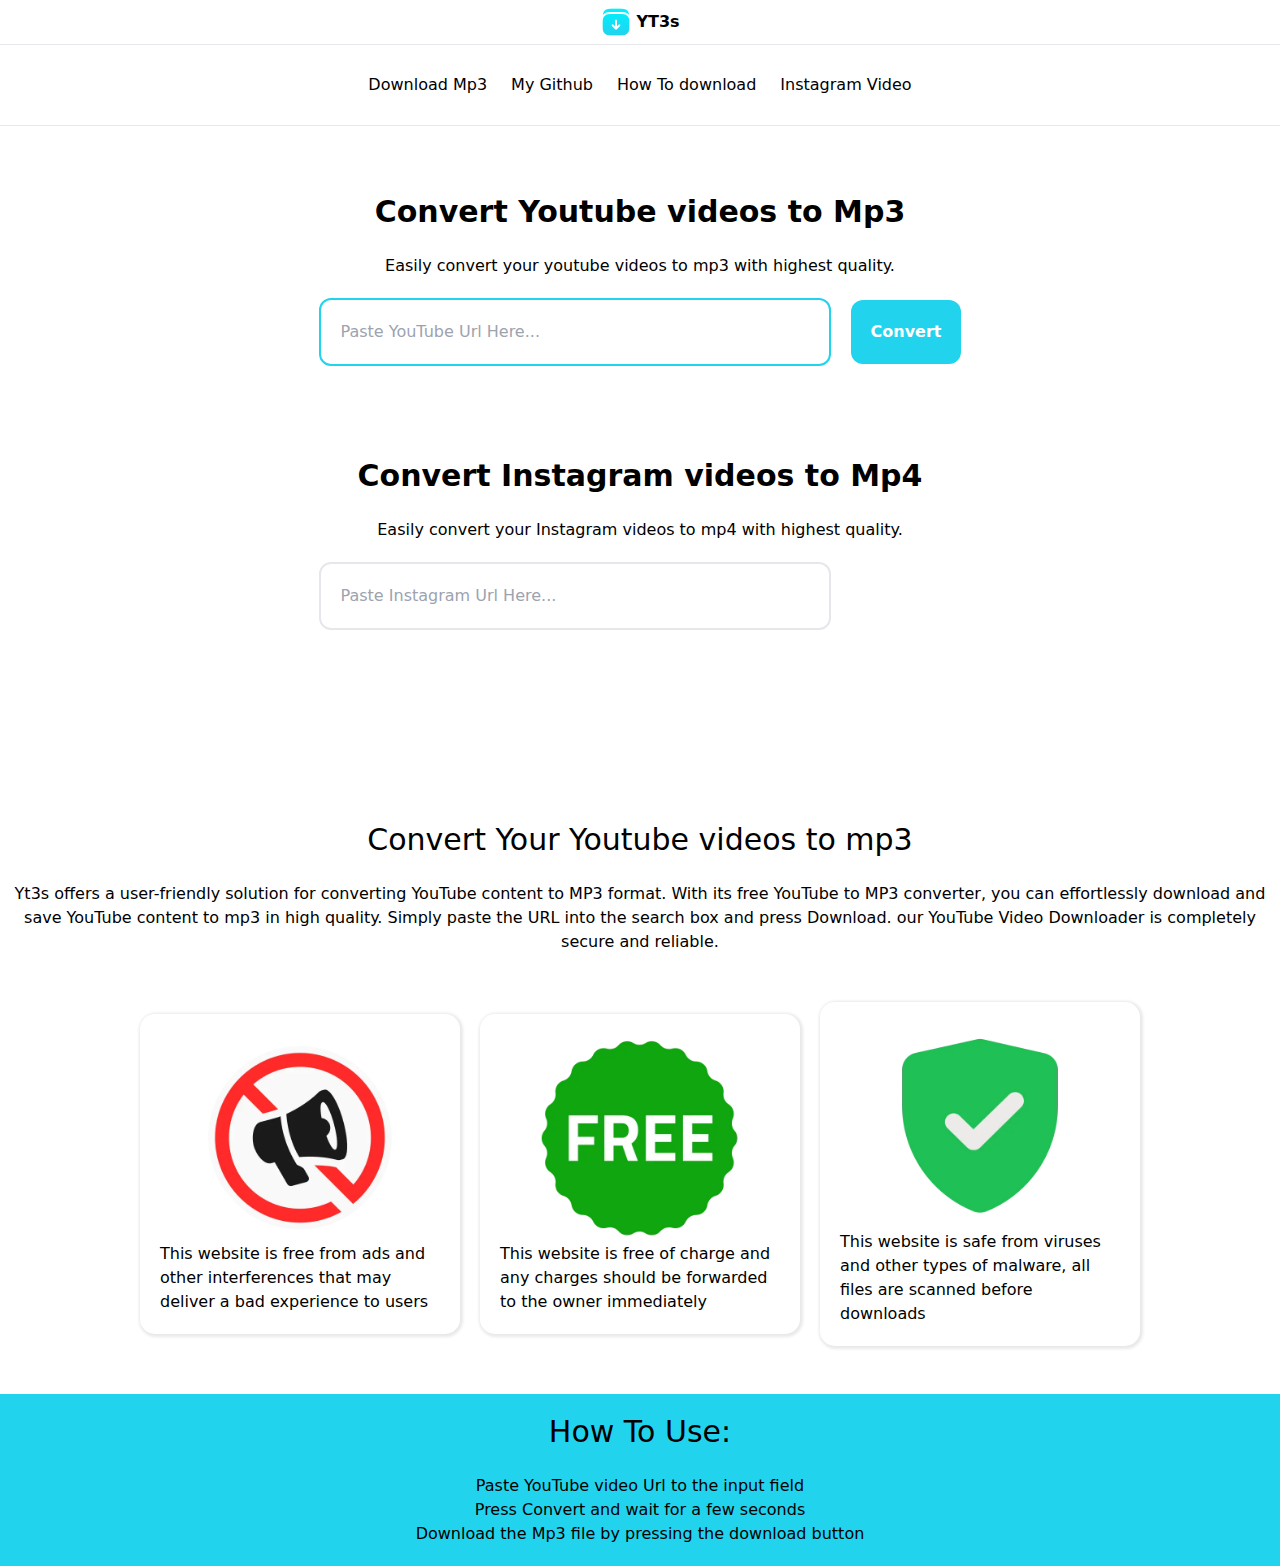
<file: index.html>
<!DOCTYPE html>
<html lang="en">
<head>
    <meta charset="UTF-8">
    <meta name="viewport" content="width=device-width, initial-scale=1.0">
    <title>YTS3</title>
    <link rel="stylesheet" href="public/style.css">
    <link rel="stylesheet" href="public/output.css">
    <link rel="shortcut icon" href="public/images/download.png" type="image/x-icon">
    <meta name="description" content="download youtube mp3 and instagram mp4 for free.">
</head>
<body>
<div id="MAINER">
    <div id="NAVBAR" class="flex justify-center items-center h-11 gap-1">
        <img src="public/images/download.png" alt="Logo" class="w-8">
        <p class="font-bold">YT3s</p>
    </div>

    <hr>
    <div class="flex flex-row justify-center items-center h-20 gap-6 p-5" id="BUTTONS">
        <button id="DMP3" onclick="toggleDownloader()">Download Mp3</button>
        <a href="https://gamerfunky78.github.io/" target="_blank"><button id="MGTB">My Github</button></a>
        <a href="#DL"><button id="HTDL">How To download</button></a>
        <button id="DIGV" onclick="toggleDownloader()">Instagram Video</button>
    </div>
    <hr>
    <br><br>

    <div class="flex flex-col" id="YTM">
        <div class="flex flex-col justify-center items-center p-5">
            <p class="HDN text-3xl font-bold">Convert Youtube videos to Mp3</p>
            <br>
            <p class="HDN">Easily convert your youtube videos to mp3 with highest quality.</p>
        </div>
    
        <div class="searcher gap-5">
            <input type="text" placeholder="Paste YouTube Url Here..." id="display" class="p-5 border-solid border-cyan-400 border-2 rounded-xl w-2/5">
            <button id="search" onclick="getVideo()" class="bg-cyan-400 p-5 rounded-xl font-bold text-white hover:bg-gray-400">Convert</button>
        </div>
        <br><br><br>
        
    </div>
    

    <div id="IGdownloader" class="flex flex-col">
        <div class="flex flex-col justify-center items-center p-5">
            <p class="HDN text-3xl font-bold">Convert Instagram videos to Mp4</p>
            <br>
            <p class="HDN">Easily convert your Instagram videos to mp4 with highest quality.</p>
        </div>
    
        <div class="searcher gap-5">
            <input type="text" placeholder="Paste Instagram Url Here..." id="display2" class="p-5 border-solid border-2 rounded-xl w-2/5">
            <button id="search2" onclick="getIgVideo()" class="bg-pink-400 p-5 rounded-xl font-bold text-white hover:bg-gray-400">Convert</button>
        </div>
        <br><br><br>
        
    </div>

    <div id="output" class="flex flex-col justify-center items-center p-1">
        <img src="public/images/Loader.gif" alt="" id="VDIMG">
        <br>
        <p id="TITLE"></p>   
        <br>
        <button id="download" class="bg-cyan-400 rounded-md p-2 text-white hover:bg-gray-400">Download Mp3 </button>
        <button id="download2" class="bg-cyan-400 rounded-md p-2 text-white hover:bg-gray-400">Download Mp4</button>
    </div>

    <br><br>

    <br><br><br>
    <p class="HDN text-3xl text-center">Convert Your Youtube videos to mp3</p>
    <br>
    <p class="HDN text-center">Yt3s offers a user-friendly solution for converting YouTube content to MP3 format. With its free YouTube to MP3 converter, you can effortlessly download and save YouTube content to mp3 in high quality.

        Simply paste the URL into the search box and press Download. our YouTube Video Downloader is completely secure and reliable.</p>
    <br><br>
    
    
    <div class="flex flex-row justify-center items-center gap-5" id="Card-Container">


        <div class="card">
            <img src="public/images/No ads.webp" alt="No ads" class="w-52">
            <p>This website is free from ads and other interferences that may deliver a bad experience to users</p>
        </div>
        
        <div class="card">
            <img src="public/images/free.webp" alt="No ads" class="w-52">
            <p>This website is free of charge and any charges should be forwarded to the owner immediately</p>
        </div>
        
        <div class="card">
            <img src="public/images/safe.webp" alt="No ads" class="w-52">
            <p>This website is safe from viruses and other types of malware, all files are scanned before downloads</p>
        </div>
    </div>

    <br>
    
    <br>

    <ul class="flex flex-col justify-center items-center bg-cyan-400 p-5" id="DL">
        <p class="text-3xl">How To Use:</p>
        <br>
        <li class="text-2xl">Paste YouTube video Url to the input field</li>
        <li class="text-2xl">Press Convert and wait for a few seconds</li>
        <li class="text-2xl">Download the Mp3 file by pressing the download button</li>
    </ul>

    



</div>
</body>
<script src="public/index.js"></script>
</html>
</file>
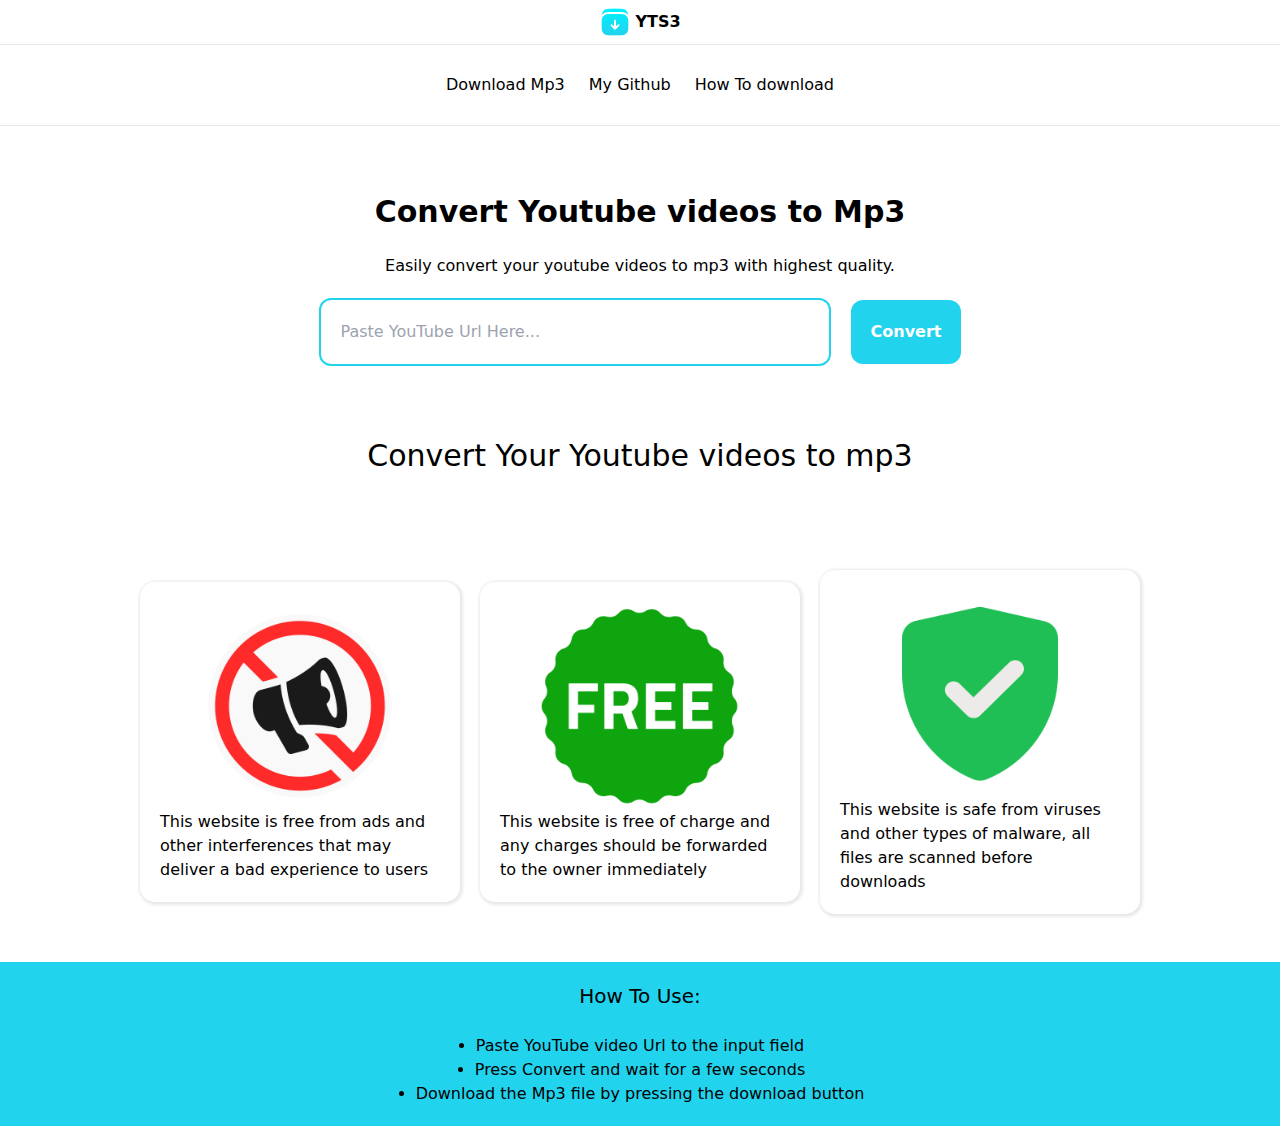
<file: public/index.html>
<!DOCTYPE html>
<html lang="en">
<head>
    <meta charset="UTF-8">
    <meta name="viewport" content="width=device-width, initial-scale=1.0">
    <title>yt3s</title>
    <link rel="stylesheet" href="style.css">
    <link rel="stylesheet" href="output.css">
</head>
<body>
    <div id="NAVBAR" class="flex justify-center items-center h-11 gap-1">
        <img src="images/download.png" alt="Logo" class="w-8">
        <p class="font-bold">YTS3</p>
    </div>

    <hr>
    <div class="flex flex-row justify-center items-center h-20 gap-6 p-5" id="BUTTONS">
        <button>Download Mp3</button>
        <button>My Github</button>
        <button>How To download</button>
    </div>
    <hr>
    <br><br>
    <div class="flex flex-col justify-center items-center p-5">
        <p class="HDN text-3xl font-bold">Convert Youtube videos to Mp3</p>
        <br>
        <p class="HDN">Easily convert your youtube videos to mp3 with highest quality.</p>
    </div>

    <div class="searcher gap-5">
        <input type="text" placeholder="Paste YouTube Url Here..." id="display" class="p-5 border-solid border-cyan-400 border-2 rounded-xl w-2/5">
        <button id="search" onclick="getVideo()" class="bg-cyan-400 p-5 rounded-xl font-bold text-white hover:bg-gray-400">Convert</button>
    </div>
    <br><br><br>
    <p class="HDN text-3xl text-center">Convert Your Youtube videos to mp3</p>
    <br><br>
    <div id="output" class="flex flex-col justify-center items-center p-1">
        <img src="images/Loader.gif" alt="" id="VDIMG">
        <br>
        <p id="TITLE"></p>  
        <br>
        <button id="download" class="bg-cyan-400 rounded-md p-2 text-white hover:bg-gray-400">Download Mp3 </button>
    </div>

    <br><br>
    
    <div class="flex flex-row justify-center items-center gap-5" id="Card-Container">


        <div class="card">
            <img src="images/No ads.png" alt="No ads" class="w-52">
            <p>This website is free from ads and other interferences that may deliver a bad experience to users</p>
        </div>
        
        <div class="card">
            <img src="images/free.png" alt="No ads" class="w-52">
            <p>This website is free of charge and any charges should be forwarded to the owner immediately</p>
        </div>
        
        <div class="card">
            <img src="images/safe.png" alt="No ads" class="w-52">
            <p>This website is safe from viruses and other types of malware, all files are scanned before downloads</p>
        </div>
    </div>

    <br>
    
    <br>

    <div class="flex flex-col justify-center items-center bg-cyan-400 p-5">
        <p class="text-xl">How To Use:</p>
        <br>
        <li>Paste YouTube video Url to the input field</li>
        <li>Press Convert and wait for a few seconds</li>
        <li>Download the Mp3 file by pressing the download button</li>
    </div>
    
    

    





</body>
<script src="index.js"></script>
</html>
</file>
<file: public/style.css>
.searcher{
    display: flex;
    flex-direction: row;
    align-items: center;
    justify-content: center;
}
html{
    scroll-behavior: smooth;
}
#BUTTONS button:hover{
    box-shadow: 0px 4px black;
    height: 70px;
}
.card{
    background-color: transparent;
    justify-content: center;
    align-items: center;
    display: flex;
    flex-direction: column;
    width: 25%;
    padding: 20px; 
    border-radius: 15px;
    box-shadow: 1px 1px 3px 2px rgb(233, 233, 233);
    transition: 0.5s;
}
.card:hover{
    box-shadow: 1px 1px 3px 2px rgb(170, 170, 170);
    cursor: pointer;
    transition: 0.5s;
}
#output{
    display: none;
}


@media (max-width: 728px){
    #Card-Container{
        display: flex;
        flex-direction: column;
    }
    .card{
        width: 80%;
    }
    .HDN{
        text-align: center;
    }
    .searcher{
        flex-direction: column;
    }
    #display{
        width: 70%;
    }
}
</file>
<file: public/output.css>
/*
! tailwindcss v3.4.10 | MIT License | https://tailwindcss.com
*/

/*
1. Prevent padding and border from affecting element width. (https://github.com/mozdevs/cssremedy/issues/4)
2. Allow adding a border to an element by just adding a border-width. (https://github.com/tailwindcss/tailwindcss/pull/116)
*/

*,
::before,
::after {
  box-sizing: border-box;
  /* 1 */
  border-width: 0;
  /* 2 */
  border-style: solid;
  /* 2 */
  border-color: #e5e7eb;
  /* 2 */
}

::before,
::after {
  --tw-content: '';
}

/*
1. Use a consistent sensible line-height in all browsers.
2. Prevent adjustments of font size after orientation changes in iOS.
3. Use a more readable tab size.
4. Use the user's configured `sans` font-family by default.
5. Use the user's configured `sans` font-feature-settings by default.
6. Use the user's configured `sans` font-variation-settings by default.
7. Disable tap highlights on iOS
*/

html,
:host {
  line-height: 1.5;
  /* 1 */
  -webkit-text-size-adjust: 100%;
  /* 2 */
  -moz-tab-size: 4;
  /* 3 */
  -o-tab-size: 4;
     tab-size: 4;
  /* 3 */
  font-family: ui-sans-serif, system-ui, sans-serif, "Apple Color Emoji", "Segoe UI Emoji", "Segoe UI Symbol", "Noto Color Emoji";
  /* 4 */
  font-feature-settings: normal;
  /* 5 */
  font-variation-settings: normal;
  /* 6 */
  -webkit-tap-highlight-color: transparent;
  /* 7 */
}

/*
1. Remove the margin in all browsers.
2. Inherit line-height from `html` so users can set them as a class directly on the `html` element.
*/

body {
  margin: 0;
  /* 1 */
  line-height: inherit;
  /* 2 */
}

/*
1. Add the correct height in Firefox.
2. Correct the inheritance of border color in Firefox. (https://bugzilla.mozilla.org/show_bug.cgi?id=190655)
3. Ensure horizontal rules are visible by default.
*/

hr {
  height: 0;
  /* 1 */
  color: inherit;
  /* 2 */
  border-top-width: 1px;
  /* 3 */
}

/*
Add the correct text decoration in Chrome, Edge, and Safari.
*/

abbr:where([title]) {
  -webkit-text-decoration: underline dotted;
          text-decoration: underline dotted;
}

/*
Remove the default font size and weight for headings.
*/

h1,
h2,
h3,
h4,
h5,
h6 {
  font-size: inherit;
  font-weight: inherit;
}

/*
Reset links to optimize for opt-in styling instead of opt-out.
*/

a {
  color: inherit;
  text-decoration: inherit;
}

/*
Add the correct font weight in Edge and Safari.
*/

b,
strong {
  font-weight: bolder;
}

/*
1. Use the user's configured `mono` font-family by default.
2. Use the user's configured `mono` font-feature-settings by default.
3. Use the user's configured `mono` font-variation-settings by default.
4. Correct the odd `em` font sizing in all browsers.
*/

code,
kbd,
samp,
pre {
  font-family: ui-monospace, SFMono-Regular, Menlo, Monaco, Consolas, "Liberation Mono", "Courier New", monospace;
  /* 1 */
  font-feature-settings: normal;
  /* 2 */
  font-variation-settings: normal;
  /* 3 */
  font-size: 1em;
  /* 4 */
}

/*
Add the correct font size in all browsers.
*/

small {
  font-size: 80%;
}

/*
Prevent `sub` and `sup` elements from affecting the line height in all browsers.
*/

sub,
sup {
  font-size: 75%;
  line-height: 0;
  position: relative;
  vertical-align: baseline;
}

sub {
  bottom: -0.25em;
}

sup {
  top: -0.5em;
}

/*
1. Remove text indentation from table contents in Chrome and Safari. (https://bugs.chromium.org/p/chromium/issues/detail?id=999088, https://bugs.webkit.org/show_bug.cgi?id=201297)
2. Correct table border color inheritance in all Chrome and Safari. (https://bugs.chromium.org/p/chromium/issues/detail?id=935729, https://bugs.webkit.org/show_bug.cgi?id=195016)
3. Remove gaps between table borders by default.
*/

table {
  text-indent: 0;
  /* 1 */
  border-color: inherit;
  /* 2 */
  border-collapse: collapse;
  /* 3 */
}

/*
1. Change the font styles in all browsers.
2. Remove the margin in Firefox and Safari.
3. Remove default padding in all browsers.
*/

button,
input,
optgroup,
select,
textarea {
  font-family: inherit;
  /* 1 */
  font-feature-settings: inherit;
  /* 1 */
  font-variation-settings: inherit;
  /* 1 */
  font-size: 100%;
  /* 1 */
  font-weight: inherit;
  /* 1 */
  line-height: inherit;
  /* 1 */
  letter-spacing: inherit;
  /* 1 */
  color: inherit;
  /* 1 */
  margin: 0;
  /* 2 */
  padding: 0;
  /* 3 */
}

/*
Remove the inheritance of text transform in Edge and Firefox.
*/

button,
select {
  text-transform: none;
}

/*
1. Correct the inability to style clickable types in iOS and Safari.
2. Remove default button styles.
*/

button,
input:where([type='button']),
input:where([type='reset']),
input:where([type='submit']) {
  -webkit-appearance: button;
  /* 1 */
  background-color: transparent;
  /* 2 */
  background-image: none;
  /* 2 */
}

/*
Use the modern Firefox focus style for all focusable elements.
*/

:-moz-focusring {
  outline: auto;
}

/*
Remove the additional `:invalid` styles in Firefox. (https://github.com/mozilla/gecko-dev/blob/2f9eacd9d3d995c937b4251a5557d95d494c9be1/layout/style/res/forms.css#L728-L737)
*/

:-moz-ui-invalid {
  box-shadow: none;
}

/*
Add the correct vertical alignment in Chrome and Firefox.
*/

progress {
  vertical-align: baseline;
}

/*
Correct the cursor style of increment and decrement buttons in Safari.
*/

::-webkit-inner-spin-button,
::-webkit-outer-spin-button {
  height: auto;
}

/*
1. Correct the odd appearance in Chrome and Safari.
2. Correct the outline style in Safari.
*/

[type='search'] {
  -webkit-appearance: textfield;
  /* 1 */
  outline-offset: -2px;
  /* 2 */
}

/*
Remove the inner padding in Chrome and Safari on macOS.
*/

::-webkit-search-decoration {
  -webkit-appearance: none;
}

/*
1. Correct the inability to style clickable types in iOS and Safari.
2. Change font properties to `inherit` in Safari.
*/

::-webkit-file-upload-button {
  -webkit-appearance: button;
  /* 1 */
  font: inherit;
  /* 2 */
}

/*
Add the correct display in Chrome and Safari.
*/

summary {
  display: list-item;
}

/*
Removes the default spacing and border for appropriate elements.
*/

blockquote,
dl,
dd,
h1,
h2,
h3,
h4,
h5,
h6,
hr,
figure,
p,
pre {
  margin: 0;
}

fieldset {
  margin: 0;
  padding: 0;
}

legend {
  padding: 0;
}

ol,
ul,
menu {
  list-style: none;
  margin: 0;
  padding: 0;
}

/*
Reset default styling for dialogs.
*/

dialog {
  padding: 0;
}

/*
Prevent resizing textareas horizontally by default.
*/

textarea {
  resize: vertical;
}

/*
1. Reset the default placeholder opacity in Firefox. (https://github.com/tailwindlabs/tailwindcss/issues/3300)
2. Set the default placeholder color to the user's configured gray 400 color.
*/

input::-moz-placeholder, textarea::-moz-placeholder {
  opacity: 1;
  /* 1 */
  color: #9ca3af;
  /* 2 */
}

input::placeholder,
textarea::placeholder {
  opacity: 1;
  /* 1 */
  color: #9ca3af;
  /* 2 */
}

/*
Set the default cursor for buttons.
*/

button,
[role="button"] {
  cursor: pointer;
}

/*
Make sure disabled buttons don't get the pointer cursor.
*/

:disabled {
  cursor: default;
}

/*
1. Make replaced elements `display: block` by default. (https://github.com/mozdevs/cssremedy/issues/14)
2. Add `vertical-align: middle` to align replaced elements more sensibly by default. (https://github.com/jensimmons/cssremedy/issues/14#issuecomment-634934210)
   This can trigger a poorly considered lint error in some tools but is included by design.
*/

img,
svg,
video,
canvas,
audio,
iframe,
embed,
object {
  display: block;
  /* 1 */
  vertical-align: middle;
  /* 2 */
}

/*
Constrain images and videos to the parent width and preserve their intrinsic aspect ratio. (https://github.com/mozdevs/cssremedy/issues/14)
*/

img,
video {
  max-width: 100%;
  height: auto;
}

/* Make elements with the HTML hidden attribute stay hidden by default */

[hidden] {
  display: none;
}

*, ::before, ::after {
  --tw-border-spacing-x: 0;
  --tw-border-spacing-y: 0;
  --tw-translate-x: 0;
  --tw-translate-y: 0;
  --tw-rotate: 0;
  --tw-skew-x: 0;
  --tw-skew-y: 0;
  --tw-scale-x: 1;
  --tw-scale-y: 1;
  --tw-pan-x:  ;
  --tw-pan-y:  ;
  --tw-pinch-zoom:  ;
  --tw-scroll-snap-strictness: proximity;
  --tw-gradient-from-position:  ;
  --tw-gradient-via-position:  ;
  --tw-gradient-to-position:  ;
  --tw-ordinal:  ;
  --tw-slashed-zero:  ;
  --tw-numeric-figure:  ;
  --tw-numeric-spacing:  ;
  --tw-numeric-fraction:  ;
  --tw-ring-inset:  ;
  --tw-ring-offset-width: 0px;
  --tw-ring-offset-color: #fff;
  --tw-ring-color: rgb(59 130 246 / 0.5);
  --tw-ring-offset-shadow: 0 0 #0000;
  --tw-ring-shadow: 0 0 #0000;
  --tw-shadow: 0 0 #0000;
  --tw-shadow-colored: 0 0 #0000;
  --tw-blur:  ;
  --tw-brightness:  ;
  --tw-contrast:  ;
  --tw-grayscale:  ;
  --tw-hue-rotate:  ;
  --tw-invert:  ;
  --tw-saturate:  ;
  --tw-sepia:  ;
  --tw-drop-shadow:  ;
  --tw-backdrop-blur:  ;
  --tw-backdrop-brightness:  ;
  --tw-backdrop-contrast:  ;
  --tw-backdrop-grayscale:  ;
  --tw-backdrop-hue-rotate:  ;
  --tw-backdrop-invert:  ;
  --tw-backdrop-opacity:  ;
  --tw-backdrop-saturate:  ;
  --tw-backdrop-sepia:  ;
  --tw-contain-size:  ;
  --tw-contain-layout:  ;
  --tw-contain-paint:  ;
  --tw-contain-style:  ;
}

::backdrop {
  --tw-border-spacing-x: 0;
  --tw-border-spacing-y: 0;
  --tw-translate-x: 0;
  --tw-translate-y: 0;
  --tw-rotate: 0;
  --tw-skew-x: 0;
  --tw-skew-y: 0;
  --tw-scale-x: 1;
  --tw-scale-y: 1;
  --tw-pan-x:  ;
  --tw-pan-y:  ;
  --tw-pinch-zoom:  ;
  --tw-scroll-snap-strictness: proximity;
  --tw-gradient-from-position:  ;
  --tw-gradient-via-position:  ;
  --tw-gradient-to-position:  ;
  --tw-ordinal:  ;
  --tw-slashed-zero:  ;
  --tw-numeric-figure:  ;
  --tw-numeric-spacing:  ;
  --tw-numeric-fraction:  ;
  --tw-ring-inset:  ;
  --tw-ring-offset-width: 0px;
  --tw-ring-offset-color: #fff;
  --tw-ring-color: rgb(59 130 246 / 0.5);
  --tw-ring-offset-shadow: 0 0 #0000;
  --tw-ring-shadow: 0 0 #0000;
  --tw-shadow: 0 0 #0000;
  --tw-shadow-colored: 0 0 #0000;
  --tw-blur:  ;
  --tw-brightness:  ;
  --tw-contrast:  ;
  --tw-grayscale:  ;
  --tw-hue-rotate:  ;
  --tw-invert:  ;
  --tw-saturate:  ;
  --tw-sepia:  ;
  --tw-drop-shadow:  ;
  --tw-backdrop-blur:  ;
  --tw-backdrop-brightness:  ;
  --tw-backdrop-contrast:  ;
  --tw-backdrop-grayscale:  ;
  --tw-backdrop-hue-rotate:  ;
  --tw-backdrop-invert:  ;
  --tw-backdrop-opacity:  ;
  --tw-backdrop-saturate:  ;
  --tw-backdrop-sepia:  ;
  --tw-contain-size:  ;
  --tw-contain-layout:  ;
  --tw-contain-paint:  ;
  --tw-contain-style:  ;
}

.flex {
  display: flex;
}

.h-11 {
  height: 2.75rem;
}

.h-20 {
  height: 5rem;
}

.w-2\/5 {
  width: 40%;
}

.w-52 {
  width: 13rem;
}

.w-8 {
  width: 2rem;
}

.flex-row {
  flex-direction: row;
}

.flex-col {
  flex-direction: column;
}

.items-center {
  align-items: center;
}

.justify-center {
  justify-content: center;
}

.gap-1 {
  gap: 0.25rem;
}

.gap-5 {
  gap: 1.25rem;
}

.gap-6 {
  gap: 1.5rem;
}

.rounded-md {
  border-radius: 0.375rem;
}

.rounded-xl {
  border-radius: 0.75rem;
}

.border-2 {
  border-width: 2px;
}

.border-solid {
  border-style: solid;
}

.border-cyan-400 {
  --tw-border-opacity: 1;
  border-color: rgb(34 211 238 / var(--tw-border-opacity));
}

.bg-cyan-400 {
  --tw-bg-opacity: 1;
  background-color: rgb(34 211 238 / var(--tw-bg-opacity));
}

.p-1 {
  padding: 0.25rem;
}

.p-2 {
  padding: 0.5rem;
}

.p-5 {
  padding: 1.25rem;
}

.text-center {
  text-align: center;
}

.text-3xl {
  font-size: 1.875rem;
  line-height: 2.25rem;
}

.text-xl {
  font-size: 1.25rem;
  line-height: 1.75rem;
}

.font-bold {
  font-weight: 700;
}

.text-white {
  --tw-text-opacity: 1;
  color: rgb(255 255 255 / var(--tw-text-opacity));
}

.hover\:bg-gray-400:hover {
  --tw-bg-opacity: 1;
  background-color: rgb(156 163 175 / var(--tw-bg-opacity));
}
</file>
